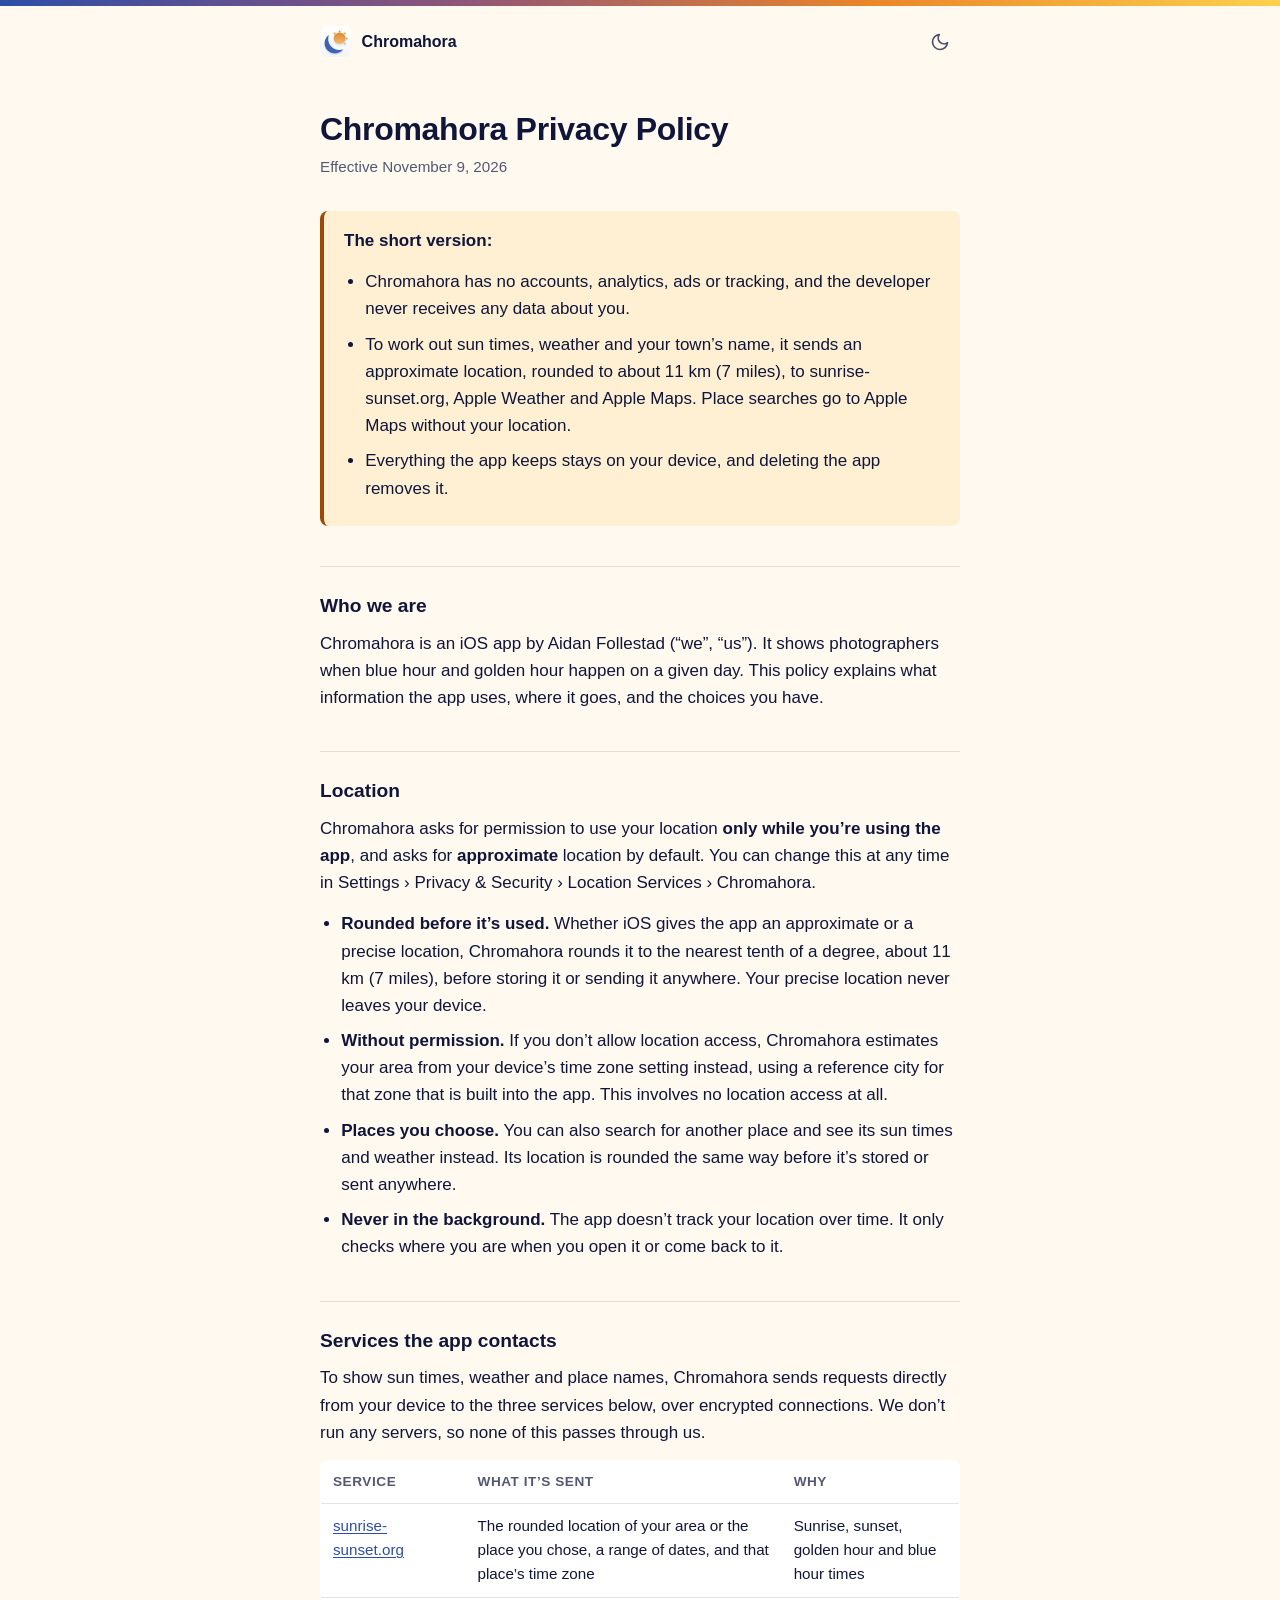
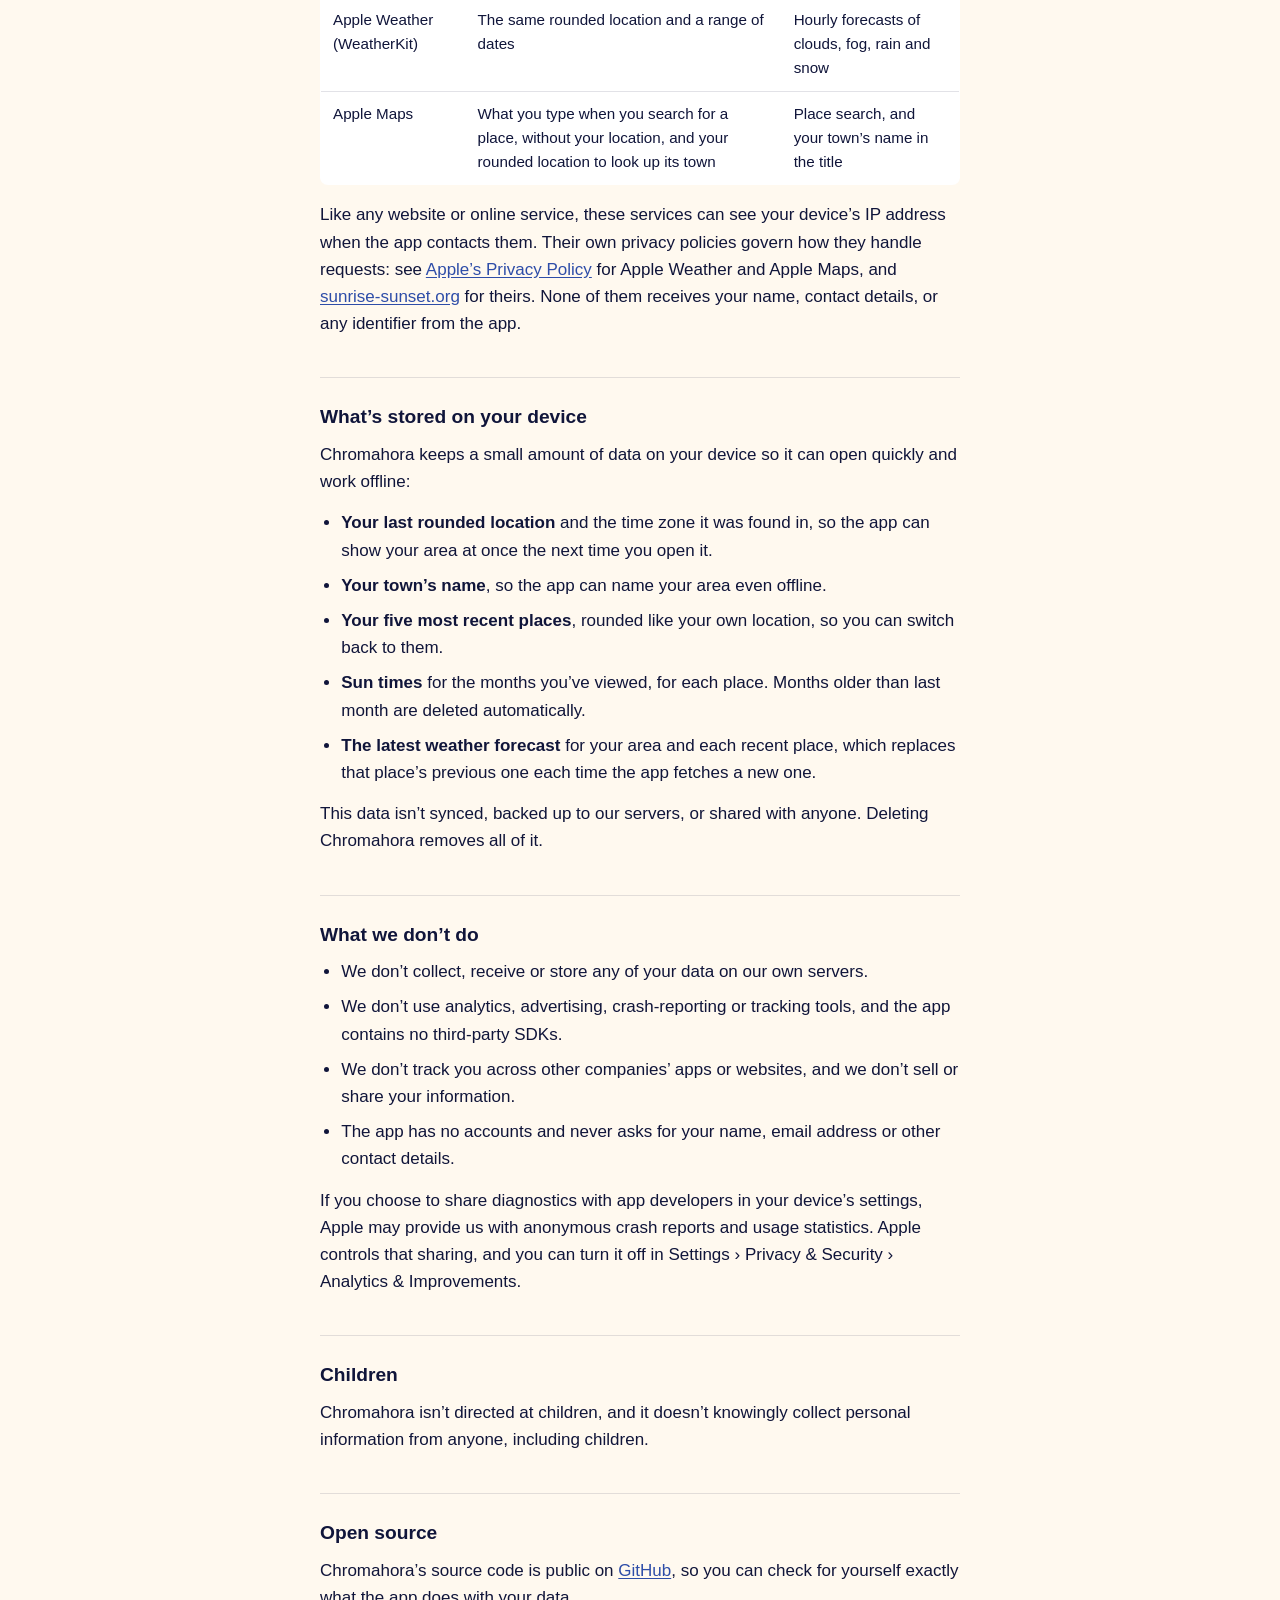
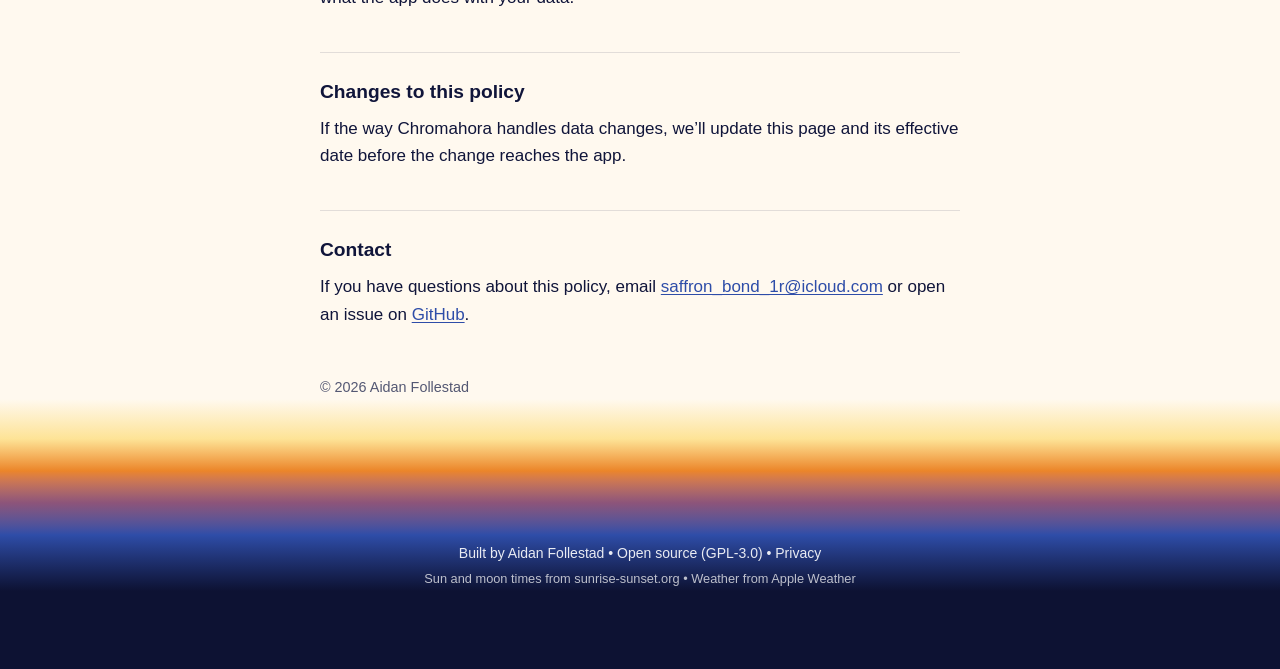
<file: privacy.html>
<!DOCTYPE html>
<html lang="en">

<head>
    <meta charset="utf-8">
    <meta name="viewport" content="width=device-width, initial-scale=1">
    <title>Chromahora Privacy Policy</title>
    <meta name="description" content="How Chromahora handles your location and data.">
    <link rel="canonical" href="https://chromahora.af.codes/privacy.html">

    <meta name="theme-color" content="#fff9ef" media="(prefers-color-scheme: light)">
    <meta name="theme-color" content="#0d1233" media="(prefers-color-scheme: dark)">

    <link rel="icon" href="favicon.png" type="image/png" sizes="96x96">
    <link rel="apple-touch-icon" href="apple-touch-icon.png">

    <link rel="stylesheet" href="styles/index-common.css">
    <link rel="stylesheet" href="styles/privacy.css">

    <link rel="stylesheet" href="styles/index-dark.css" id="theme-dark" media="(prefers-color-scheme: dark)">
    <link rel="stylesheet" href="styles/index-light.css" id="theme-light"
        media="(prefers-color-scheme: no-preference), (prefers-color-scheme: light)">

    <script src="scripts/dark-mode.js" type="text/javascript"></script>
</head>

<body>
    <div class="day-band" aria-hidden="true"></div>

    <header class="policy-bar">
        <a class="policy-home" href="./">
            <picture class="policy-icon">
                <source srcset="images/app-icon-dark.png" data-theme="dark" media="(prefers-color-scheme: dark)">
                <img src="images/app-icon-light.png" alt="" width="256" height="256" decoding="async">
            </picture>
            Chromahora
        </a>
        <button class="top-btn theme-toggle" id="theme-toggle" type="button" aria-label="Dark mode">
            <svg class="icon-sun" width="20" height="20" viewBox="0 0 24 24" fill="none" stroke="currentColor" stroke-width="2" stroke-linecap="round" stroke-linejoin="round" aria-hidden="true">
                <circle cx="12" cy="12" r="5"/><line x1="12" y1="1" x2="12" y2="3"/><line x1="12" y1="21" x2="12" y2="23"/><line x1="4.22" y1="4.22" x2="5.64" y2="5.64"/><line x1="18.36" y1="18.36" x2="19.78" y2="19.78"/><line x1="1" y1="12" x2="3" y2="12"/><line x1="21" y1="12" x2="23" y2="12"/><line x1="4.22" y1="19.78" x2="5.64" y2="18.36"/><line x1="18.36" y1="5.64" x2="19.78" y2="4.22"/>
            </svg>
            <svg class="icon-moon" width="20" height="20" viewBox="0 0 24 24" fill="none" stroke="currentColor" stroke-width="2" stroke-linecap="round" stroke-linejoin="round" aria-hidden="true">
                <path d="M21 12.79A9 9 0 1 1 11.21 3 7 7 0 0 0 21 12.79z"/>
            </svg>
        </button>
    </header>

    <!-- The policy's text is the one the app shipped with, moved here from
         af.codes. Change it only with the app's data handling, and update the
         effective date with it. -->
    <main class="policy">
        <header>
            <h1>Chromahora Privacy Policy</h1>
            <p class="meta">Effective November 9, 2026</p>
        </header>

        <div class="summary">
            <p><strong>The short version:</strong></p>
            <ul>
                <li>Chromahora has no accounts, analytics, ads or tracking, and the developer never receives any data about you.</li>
                <li>To work out sun times, weather and your town’s name, it sends an approximate location, rounded to about 11 km (7 miles), to sunrise-sunset.org, Apple Weather and Apple Maps. Place searches go to Apple Maps without your location.</li>
                <li>Everything the app keeps stays on your device, and deleting the app removes it.</li>
            </ul>
        </div>

        <h2>Who we are</h2>
        <p>Chromahora is an iOS app by Aidan Follestad (“we”, “us”). It shows photographers when blue hour and golden hour happen on a given day. This policy explains what information the app uses, where it goes, and the choices you have.</p>

        <h2>Location</h2>
        <p>Chromahora asks for permission to use your location <strong>only while you’re using the app</strong>, and asks for <strong>approximate</strong> location by default. You can change this at any time in Settings › Privacy &amp; Security › Location Services › Chromahora.</p>
        <ul>
            <li><strong>Rounded before it’s used.</strong> Whether iOS gives the app an approximate or a precise location, Chromahora rounds it to the nearest tenth of a degree, about 11 km (7 miles), before storing it or sending it anywhere. Your precise location never leaves your device.</li>
            <li><strong>Without permission.</strong> If you don’t allow location access, Chromahora estimates your area from your device’s time zone setting instead, using a reference city for that zone that is built into the app. This involves no location access at all.</li>
            <li><strong>Places you choose.</strong> You can also search for another place and see its sun times and weather instead. Its location is rounded the same way before it’s stored or sent anywhere.</li>
            <li><strong>Never in the background.</strong> The app doesn’t track your location over time. It only checks where you are when you open it or come back to it.</li>
        </ul>

        <h2>Services the app contacts</h2>
        <p>To show sun times, weather and place names, Chromahora sends requests directly from your device to the three services below, over encrypted connections. We don’t run any servers, so none of this passes through us.</p>
        <table>
            <thead>
                <tr><th>Service</th><th>What it’s sent</th><th>Why</th></tr>
            </thead>
            <tbody>
                <tr>
                    <td data-label="Service"><a href="https://sunrise-sunset.org">sunrise-sunset.org</a></td>
                    <td data-label="What it’s sent">The rounded location of your area or the place you chose, a range of dates, and that place’s time zone</td>
                    <td data-label="Why">Sunrise, sunset, golden hour and blue hour times</td>
                </tr>
                <tr>
                    <td data-label="Service">Apple Weather (WeatherKit)</td>
                    <td data-label="What it’s sent">The same rounded location and a range of dates</td>
                    <td data-label="Why">Hourly forecasts of clouds, fog, rain and snow</td>
                </tr>
                <tr>
                    <td data-label="Service">Apple Maps</td>
                    <td data-label="What it’s sent">What you type when you search for a place, without your location, and your rounded location to look up its town</td>
                    <td data-label="Why">Place search, and your town’s name in the title</td>
                </tr>
            </tbody>
        </table>
        <p>Like any website or online service, these services can see your device’s IP address when the app contacts them. Their own privacy policies govern how they handle requests: see <a href="https://www.apple.com/legal/privacy/">Apple’s Privacy Policy</a> for Apple Weather and Apple Maps, and <a href="https://sunrise-sunset.org">sunrise-sunset.org</a> for theirs. None of them receives your name, contact details, or any identifier from the app.</p>

        <h2>What’s stored on your device</h2>
        <p>Chromahora keeps a small amount of data on your device so it can open quickly and work offline:</p>
        <ul>
            <li><strong>Your last rounded location</strong> and the time zone it was found in, so the app can show your area at once the next time you open it.</li>
            <li><strong>Your town’s name</strong>, so the app can name your area even offline.</li>
            <li><strong>Your five most recent places</strong>, rounded like your own location, so you can switch back to them.</li>
            <li><strong>Sun times</strong> for the months you’ve viewed, for each place. Months older than last month are deleted automatically.</li>
            <li><strong>The latest weather forecast</strong> for your area and each recent place, which replaces that place’s previous one each time the app fetches a new one.</li>
        </ul>
        <p>This data isn’t synced, backed up to our servers, or shared with anyone. Deleting Chromahora removes all of it.</p>

        <h2>What we don’t do</h2>
        <ul>
            <li>We don’t collect, receive or store any of your data on our own servers.</li>
            <li>We don’t use analytics, advertising, crash-reporting or tracking tools, and the app contains no third-party SDKs.</li>
            <li>We don’t track you across other companies’ apps or websites, and we don’t sell or share your information.</li>
            <li>The app has no accounts and never asks for your name, email address or other contact details.</li>
        </ul>
        <p>If you choose to share diagnostics with app developers in your device’s settings, Apple may provide us with anonymous crash reports and usage statistics. Apple controls that sharing, and you can turn it off in Settings › Privacy &amp; Security › Analytics &amp; Improvements.</p>

        <h2>Children</h2>
        <p>Chromahora isn’t directed at children, and it doesn’t knowingly collect personal information from anyone, including children.</p>

        <h2>Open source</h2>
        <p>Chromahora’s source code is public on <a href="https://github.com/afollestad/Chromahora">GitHub</a>, so you can check for yourself exactly what the app does with your data.</p>

        <h2>Changes to this policy</h2>
        <p>If the way Chromahora handles data changes, we’ll update this page and its effective date before the change reaches the app.</p>

        <h2>Contact</h2>
        <p>If you have questions about this policy, email <a href="mailto:saffron_bond_1r@icloud.com">saffron_bond_1r@icloud.com</a> or open an issue on <a href="https://github.com/afollestad/Chromahora/issues">GitHub</a>.</p>

        <footer>© 2026 Aidan Follestad</footer>
    </main>

    <footer class="site-footer">
        <p>
            Built by <a href="https://af.codes" target="_blank">Aidan Follestad</a> &#8226;
            <a href="https://github.com/afollestad/Chromahora">Open source</a>
            (<a href="https://www.gnu.org/licenses/gpl-3.0.html">GPL-3.0</a>) &#8226;
            <a href="privacy.html" aria-current="page">Privacy</a>
        </p>
        <p class="footer-sources">
            Sun and moon times from <a href="https://sunrise-sunset.org">sunrise-sunset.org</a> &#8226;
            Weather from <a href="https://weatherkit.apple.com/legal-attribution.html">Apple Weather</a>
        </p>
    </footer>

    <!-- Do NOT rename this to a generic "back to top" name (jump-to-top, back-to-top,
         scroll-to-top): ad-block cosmetic filters hide those id/class names, which
         makes the button vanish in browsers with a content blocker. -->
    <button class="overview-return" id="overview-return" type="button" aria-label="Scroll to top">
        <svg width="20" height="20" viewBox="0 0 24 24" fill="none" stroke="currentColor" stroke-width="2" stroke-linecap="round" stroke-linejoin="round" aria-hidden="true">
            <line x1="12" y1="19" x2="12" y2="5"/>
            <polyline points="5 12 12 5 19 12"/>
        </svg>
    </button>

    <script src="scripts/overview-return.js" type="text/javascript"></script>
</body>

</html>
</file>
<file: styles/index-common.css>
/* Theme-independent layout for chromahora.af.codes.
   Color tokens and the skies painted with them live in index-light.css /
   index-dark.css. */

:root {
    --font: -apple-system, BlinkMacSystemFont, "SF Pro Text", "Segoe UI", Roboto, "Helvetica Neue", Arial, sans-serif;

    /* The app's DayPhase colors, plus SkyGradient.duskBridge, the mauve the app
       blends blue and golden hours through instead of a muddy olive. Every sky
       on the page is painted from these. */
    --night: #0d1233;
    --blue-hour: #2e4da8;
    --dusk: #8c547a;
    --golden-hour: #eb8529;
    --daylight: #fcd14d;

    /* Scroll-to-top button geometry. The footer derives its bottom padding from
       these, so the button and the footer text can never collide. */
    --fab-size: 2.5rem;
    --fab-inset: 1.5rem;
}

*,
*::before,
*::after {
    box-sizing: border-box;
}

html {
    -webkit-text-size-adjust: 100%;
    text-size-adjust: 100%;
}

/* break-word only splits a word too long for a line of its own, as on a phone
   with enlarged text, and leaves every layout's widths alone. */
body {
    margin: 0;
    font-family: var(--font);
    line-height: 1.5;
    background: var(--bg);
    color: var(--fg);
    overflow-wrap: break-word;
    -webkit-font-smoothing: antialiased;
}

h1,
h2,
p {
    margin: 0;
}

img {
    display: block;
    max-width: 100%;
    height: auto;
}

/* Every themed image is a <picture> so it can carry a dark variant. Left
   inline it would put the block-level image in an inline box, adding a
   line-height gap under it. */
picture {
    display: block;
}

a {
    color: inherit;
}

a:focus-visible,
button:focus-visible {
    outline: 2px solid var(--accent);
    outline-offset: 2px;
}

.container {
    max-width: 68rem;
    margin: 0 auto;
    padding: 0 1.25rem;
}

/* Hero ------------------------------------------------------------------- */

.section-hero {
    /* .hero-sky, .top-brand and .top-actions are absolute; without this they
       would anchor to the initial containing block instead of the hero. The
       glow is wider than narrow viewports, so it's clipped here rather than
       scrolling the page sideways. */
    position: relative;
    overflow: hidden;
    overflow: clip;
    padding: 6rem 0 5rem;
    text-align: center;
}

/* The theme sheets paint the sky: a sunrise glow on the light page, a dusk
   glow under stars on the dark one. It fades out before the hero's bottom
   edge, where the clip would otherwise cut the glow off in a line. */
.hero-sky {
    position: absolute;
    inset: 0;
    pointer-events: none;
    -webkit-mask-image: linear-gradient(to bottom, #000 70%, transparent 100%);
    mask-image: linear-gradient(to bottom, #000 70%, transparent 100%);
}

.hero-sky::before {
    content: "";
    position: absolute;
    inset: 0;
}

.hero-copy,
.hero-devices,
.top-brand,
.top-actions {
    position: relative;
    z-index: 1;
}

/* Top brand and actions -------------------------------------------------- */

.top-brand,
.top-actions {
    position: absolute;
    top: 1rem;
    height: 2.5rem;
    display: flex;
    align-items: center;
}

.top-brand {
    left: 1.5rem;
}

.top-actions {
    right: 1.5rem;
    gap: .5rem;
}

.top-brand .brand-logo {
    display: inline-flex;
    /* The padding keeps the monogram's far corners inside the circle. */
    padding: .25rem;
    background: var(--logo-circle);
    box-shadow: 0 2px 6px var(--icon-shadow);
    border-radius: 50%;
}

.top-brand .brand-logo img {
    width: 2rem;
}

.top-btn {
    display: inline-flex;
    align-items: center;
    justify-content: center;
    width: 2.5rem;
    height: 2.5rem;
    padding: 0;
    border: none;
    border-radius: 50%;
    background: none;
    color: inherit;
    cursor: pointer;
    opacity: .75;
    transition: opacity .2s ease, color .2s ease;
}

@media (hover: hover) and (pointer: fine) {
    .top-btn:hover {
        opacity: 1;
        color: var(--accent);
    }
}

.top-btn:focus-visible {
    opacity: 1;
}

.theme-toggle .icon-sun,
.theme-toggle .icon-moon {
    display: none;
}

/* App icon and title ----------------------------------------------------- */

/* Rendered from AppIcon.icon with Icon Composer's ictool, so the plate, glass
   and corner mask are already in the image; drop-shadow follows its alpha. */
.app-icon {
    width: 7rem;
    margin: 0 auto;
}

.app-icon img {
    width: 100%;
    filter: drop-shadow(0 .6rem 1.2rem var(--icon-shadow));
}

/* Its floor gives way to 13.75vw only on a phone with enlarged text, where the
   name would otherwise be wider than the page. */
.hero-copy h1 {
    display: inline-block;
    margin-top: 1.5rem;
    font-size: clamp(min(2.75rem, 13.75vw), 7vw, 4.25rem);
    font-weight: 700;
    letter-spacing: -.035em;
    line-height: 1.1;
    color: var(--fg);
}

/* The name is painted with the day's light, blue hour through golden hour,
   wherever text can be a gradient's clip; elsewhere it stays plain --fg. */
@supports ((-webkit-background-clip: text) or (background-clip: text)) {
    .hero-copy h1 {
        background: var(--title-gradient);
        -webkit-background-clip: text;
        background-clip: text;
        -webkit-text-fill-color: transparent;
    }
}

/* Widened from 35rem so the tagline sets in two lines on desktop rather than
   three, with room to spare for other systems' fonts. */
.tagline {
    max-width: 47rem;
    margin: 1rem auto 0;
    font-size: clamp(1.05rem, 1.6vw, 1.2rem);
    line-height: 1.55;
    color: var(--secondary);
    text-wrap: balance;
}

/* Buttons ---------------------------------------------------------------- */

.cta-row {
    display: flex;
    flex-wrap: wrap;
    justify-content: center;
    gap: .75rem;
    margin-top: 2rem;
}

/* A minimum height and wrapping labels, so a button too wide for a phone with
   enlarged text grows taller instead; a flex row wraps whole buttons first. */
.btn-primary,
.btn-ghost {
    display: inline-flex;
    align-items: center;
    justify-content: center;
    gap: .5rem;
    min-height: 3rem;
    max-width: 100%;
    padding: .4rem 1.2rem;
    border-radius: .55rem;
    font-size: .95rem;
    font-weight: 600;
    text-decoration: none;
    transition: transform .3s cubic-bezier(0.34, 1.56, 0.64, 1);
}

.btn-primary svg,
.btn-ghost svg {
    flex-shrink: 0;
}

/* Filled with AccentColor, like the sibling sites' download buttons. */
.btn-primary {
    background: var(--accent);
    color: var(--on-accent);
    box-shadow: 0 .5rem 1.25rem -.5rem var(--accent);
}

.btn-ghost {
    border: 1px solid var(--hairline-strong);
    background: var(--ghost-bg);
    -webkit-backdrop-filter: blur(12px);
    backdrop-filter: blur(12px);
    color: var(--fg);
}

/* Two-line labels, shorter together than the button, so both buttons stay
   the same height. */
.btn-stack {
    display: inline-flex;
    flex-direction: column;
    align-items: flex-start;
    line-height: 1.15;
    text-align: left;
}

/* Full --on-accent on the App Store button: a muted color on the accent
   drops below 4.5:1. */
.btn-subtext {
    font-size: .7rem;
    font-weight: 500;
}

.btn-ghost .btn-subtext {
    color: var(--secondary);
}

@media (hover: hover) and (pointer: fine) {
    .btn-primary:hover,
    .btn-ghost:hover {
        transform: scale(1.03);
    }
}

/* Devices ---------------------------------------------------------------- */

/* The captures are full-screen and square-cornered. Each frame sizes from its
   screen width, --w, so the bezel and both radii scale with it at every
   width. */
.device {
    position: relative;
    margin: 0 auto;
    padding: var(--bezel);
    width: calc(var(--w) + 2 * var(--bezel));
    border-radius: calc(var(--radius) + var(--bezel));
    background: #050506;
    box-shadow:
        inset 0 0 0 1px rgba(255, 255, 255, .1),
        0 0 0 1px var(--device-rim),
        0 2px 4px rgba(0, 0, 0, .08),
        0 1.5rem 3rem -1rem var(--device-shadow),
        0 3rem 6rem -2rem var(--device-shadow);
}

.device img {
    width: 100%;
    border-radius: var(--radius);
}

/* iPhone 18 Pro: a 402pt-wide screen with 62pt display corners. */
.phone {
    --w: min(290px, 62vw);
    --bezel: calc(var(--w) * .036);
    --radius: calc(var(--w) * .154);
}

.phone img {
    aspect-ratio: 603 / 1311;
}

/* The Dynamic Island draws outside the app, so the captures leave room for it
   without showing it: 126 by 37pt, 11pt below the screen's top edge. */
.phone::after {
    content: "";
    position: absolute;
    top: calc(var(--bezel) + var(--w) * .027);
    left: 50%;
    width: calc(var(--w) * .313);
    height: calc(var(--w) * .093);
    border-radius: 999px;
    background: #000;
    transform: translateX(-50%);
}

/* iPad Pro 13-inch: a 1032pt-wide screen with 18pt display corners. */
.tablet {
    --w: min(400px, 80vw);
    --bezel: calc(var(--w) * .03);
    --radius: calc(var(--w) * .0175);
}

.tablet img {
    aspect-ratio: 1032 / 1376;
}

/* Apple Watch Series 12 (46mm). Its display is black around the content, so
   a black bezel lets the screen's edge vanish the way it does on the watch,
   inside a ring of case and a Digital Crown on the right. */
.watch {
    --w: min(160px, 30vw);
    --bezel: calc(var(--w) * .07);
    --radius: calc(var(--w) * .2);
    --case: calc(var(--w) * .03);
    background: #000;
    box-shadow:
        inset 0 0 0 1px rgba(255, 255, 255, .08),
        0 0 0 var(--case) var(--watch-case),
        0 0 0 calc(var(--case) + 1px) var(--device-rim),
        0 1rem 2rem -.75rem var(--device-shadow),
        0 2rem 4rem -1.5rem var(--device-shadow);
}

.watch img {
    aspect-ratio: 416 / 496;
}

.watch::after {
    content: "";
    position: absolute;
    top: 22%;
    right: calc(-1 * var(--case) - var(--w) * .045);
    width: calc(var(--w) * .06);
    height: calc(var(--w) * .2);
    border-radius: calc(var(--w) * .02);
    background: var(--watch-crown);
    box-shadow: 0 0 0 1px var(--device-rim);
}

/* The phone stays on the copy's center line, since the watch is often below
   the fold on first load, and centering the pair would leave the phone off
   center alone. The watch's box is 1.14 screens wide, so .57 centers it on the
   phone's right edge. It hangs below the phone, clear of the timeline's
   labels, and 22vw keeps its crown at least 15px from the viewport's edge on
   phones. */
.hero-devices {
    --watch-w: min(150px, 22vw);
    width: fit-content;
    margin: 4rem auto 0;
}

.hero-devices .phone {
    --w: min(300px, 58vw);
}

.hero-devices .watch {
    --w: var(--watch-w);
    position: absolute;
    left: calc(100% - var(--watch-w) * .57);
    bottom: -4%;
}

/* Features --------------------------------------------------------------- */

.section-feature {
    padding: 5rem 0;
}

.feature-split {
    max-width: 60rem;
    display: grid;
    grid-template-columns: 1fr 1fr;
    align-items: center;
    gap: 4rem;
}

.feature-split-reverse .feature-text {
    order: 2;
}

.feature-text {
    max-width: 28rem;
    justify-self: center;
}

.section-centered {
    text-align: center;
}

/* Sets feature copy in two or three lines on desktop, at the width the
   sibling sites share. */
.section-centered .feature-copy {
    max-width: 42rem;
    margin-left: auto;
    margin-right: auto;
}

.section-feature h2 {
    margin-top: 1rem;
    font-size: clamp(1.9rem, 3.5vw, 2.6rem);
    font-weight: 700;
    letter-spacing: -.03em;
    line-height: 1.1;
}

.feature-copy {
    margin-top: 1rem;
    font-size: 1.1rem;
    line-height: 1.6;
    color: var(--secondary);
    text-wrap: pretty;
}

/* Section labels are tinted capsules like the app's own timeline labels, each
   filled with a phase's color. */
.chip {
    display: inline-flex;
    padding: .3rem .85rem;
    border-radius: 999px;
    background: var(--chip-bg);
    color: var(--chip-fg);
    font-size: .875rem;
    font-weight: 600;
    box-shadow:
        inset 0 0 0 1px rgba(255, 255, 255, .2),
        inset 0 1px 0 rgba(255, 255, 255, .3),
        0 1px 2px rgba(0, 0, 0, .1),
        0 .35rem .9rem -.35rem var(--chip-bg);
}

.chip-blue {
    --chip-bg: var(--blue-hour);
    --chip-fg: #fff;
}

.chip-golden {
    --chip-bg: var(--golden-hour);
    --chip-fg: #1a1205;
}

.chip-daylight {
    --chip-bg: var(--daylight);
    --chip-fg: #1a1205;
}

.chip-mauve {
    --chip-bg: var(--dusk);
    --chip-fg: #fff;
}

.chip-night {
    --chip-bg: var(--night);
    --chip-fg: #fff;
}

/* Widgets ---------------------------------------------------------------- */

/* A medium widget's image is two small ones plus 36px at the captures' 2x, so
   the gap is that share of a column at every width, and rows stay level. Four
   columns, three gaps and the wallpaper's padding come to 4.93 columns. The
   wallpaper keeps every widget's sky clear of the page behind it, night's
   included. */
.section-centered .container {
    container-type: inline-size;
}

.widget-grid {
    --columns: 4;
    --span: 4.93;
    /* 100vw counts a desktop scrollbar, so the fallback leaves room for one. */
    --col: min(166px, calc((100vw - 3.75rem) / var(--span)));
    --widget-gap: calc(var(--col) * 36 / 332);
    display: grid;
    grid-template-columns: repeat(var(--columns), var(--col));
    grid-auto-flow: dense;
    gap: var(--widget-gap);
    width: fit-content;
    margin: 3rem auto 0;
    padding: calc(var(--col) * .3);
    border-radius: calc(var(--col) * .3);
    background: var(--wallpaper);
    box-shadow: var(--wallpaper-shadow);
}

@supports (width: 1cqi) {
    .widget-grid {
        --col: min(166px, calc(100cqi / var(--span)));
    }
}

.widget {
    width: 100%;
    filter: drop-shadow(0 .4rem .8rem rgba(0, 0, 0, .18));
}

.widget-medium {
    grid-column: span 2;
}

/* Watch ------------------------------------------------------------------ */

.watch-row {
    display: flex;
    justify-content: center;
    gap: clamp(1rem, 5vw, 3.5rem);
    margin-top: 3.5rem;
}

.watch-row .watch {
    --w: min(170px, 21vw);
    margin: 0;
}

/* Footer ----------------------------------------------------------------- */

.site-footer {
    /* The scroll-to-top button is fixed over the bottom-right corner, and at
       narrow widths this text is wide enough to run under it once the page is
       scrolled to the end. Reserve the button's band plus a gap. */
    padding: 9rem 1.25rem calc(var(--fab-inset) + var(--fab-size) + 1rem);
    text-align: center;
    font-size: .875rem;
    color: var(--footer-fg);
}

.footer-sources {
    margin-top: .35rem;
    font-size: .8rem;
    opacity: .8;
}

.site-footer a {
    text-decoration: none;
}

@media (hover: hover) and (pointer: fine) {
    .site-footer a:hover {
        text-decoration: underline;
    }
}

/* Scroll-to-top ---------------------------------------------------------- */

/* Do NOT rename this to a generic "back to top" name (jump-to-top, back-to-top,
   scroll-to-top): ad-block cosmetic filters hide those id/class names, which
   makes the button vanish in browsers with a content blocker. Glass, like the
   app's floating chrome. */
.overview-return {
    position: fixed;
    right: var(--fab-inset);
    bottom: var(--fab-inset);
    z-index: 300;
    display: flex;
    align-items: center;
    justify-content: center;
    width: var(--fab-size);
    height: var(--fab-size);
    padding: 0;
    border: 1px solid var(--fab-border);
    border-radius: 50%;
    background: var(--fab-bg);
    -webkit-backdrop-filter: blur(12px) saturate(160%);
    backdrop-filter: blur(12px) saturate(160%);
    color: var(--fab-fg);
    box-shadow: 0 4px 16px var(--fab-shadow);
    cursor: pointer;
    opacity: 0;
    visibility: hidden;
    transform: translateY(.5rem);
    transition: opacity .25s ease, transform .3s cubic-bezier(0.34, 1.56, 0.64, 1), visibility .25s ease;
}

.overview-return.visible {
    opacity: 1;
    visibility: visible;
    transform: translateY(0);
}

@media (hover: hover) and (pointer: fine) {
    .overview-return.visible:hover {
        transform: translateY(0) scale(1.05);
    }
}

/* Responsive ------------------------------------------------------------- */

@media (max-width: 820px) {
    .section-feature {
        padding: 4rem 0;
    }

    .feature-split {
        grid-template-columns: 1fr;
        gap: 2.5rem;
        text-align: center;
    }

    .feature-split-reverse .feature-text {
        order: 0;
    }

    .feature-text {
        max-width: 34rem;
    }
}

/* Two columns, where four would shrink a widget's text past reading. A medium
   widget takes a row, and dense flow pulls the small ones up in pairs. */
@media (max-width: 760px) {
    .widget-grid {
        --columns: 2;
        --span: 2.71;
    }
}

@media (max-width: 600px) {
    .section-hero {
        padding: 5rem 0 3.5rem;
    }

    .app-icon {
        width: 5.5rem;
    }

    .hero-devices {
        margin-top: 3rem;
    }
}

@media (prefers-reduced-motion: reduce) {
    *,
    *::before,
    *::after {
        transition-duration: .01ms !important;
        animation-duration: .01ms !important;
    }

    .btn-primary:hover,
    .btn-ghost:hover,
    .overview-return.visible:hover {
        transform: none;
    }
}
</file>
<file: styles/privacy.css>
/* Layout for privacy.html, the policy the App Store listing links to. Its
   colors are the theme sheets' tokens, so it follows the same toggle as the
   home page. */

/* The day's light, blue hour through daylight, along the top of the page. */
.day-band {
    height: 6px;
    background: linear-gradient(90deg, var(--blue-hour), var(--dusk) 35%, var(--golden-hour) 68%, var(--daylight));
}

/* As wide as the text below it, so the way home and the toggle line up with
   the policy rather than the window's corners. It wraps, with the toggle
   still on the right, when enlarged text makes the name too wide to share a
   phone's line. */
.policy-bar {
    display: flex;
    flex-wrap: wrap;
    align-items: center;
    justify-content: space-between;
    max-width: 42.5rem;
    margin: 0 auto;
    padding: 1rem 1.25rem 0;
}

.policy-bar .theme-toggle {
    margin-left: auto;
}

.policy-home {
    display: inline-flex;
    align-items: center;
    gap: .6rem;
    border-radius: .5rem;
    font-weight: 600;
    text-decoration: none;
}

@media (hover: hover) and (pointer: fine) {
    .policy-home:hover {
        color: var(--accent);
    }
}

.policy-icon {
    width: 2rem;
}

.policy-icon img {
    width: 100%;
}

.policy {
    max-width: 42.5rem;
    margin: 0 auto;
    padding: 3rem 1.25rem 0;
    font-size: 1.0625rem;
    line-height: 1.6;
}

.policy header {
    margin-bottom: 2rem;
}

.policy h1 {
    margin: 0 0 .4rem;
    font-size: 2rem;
    line-height: 1.2;
    letter-spacing: -.01em;
}

.policy .meta {
    margin: 0;
    color: var(--secondary);
    font-size: .95rem;
}

.policy h2 {
    margin: 2.5rem 0 .5rem;
    padding-top: 1.5rem;
    border-top: 1px solid var(--hairline);
    font-size: 1.2rem;
}

.policy p,
.policy ul {
    margin: 0 0 .875rem;
}

.policy ul {
    padding-left: 1.25em;
}

.policy li {
    margin-bottom: .5rem;
}

.policy a {
    color: var(--link);
    text-underline-offset: 2px;
}

.policy strong {
    font-weight: 600;
}

.policy .summary {
    margin: 0 0 .5rem;
    padding: 1rem 1.25rem;
    border-left: 4px solid var(--accent);
    border-radius: .5rem;
    background: var(--callout);
}

.policy .summary p:last-child,
.policy .summary ul:last-child {
    margin-bottom: 0;
}

.policy table {
    width: 100%;
    margin: .5rem 0 1rem;
    border: 1px solid var(--hairline);
    border-collapse: collapse;
    border-radius: .5rem;
    overflow: hidden;
    background: var(--surface);
    font-size: .95rem;
}

.policy th,
.policy td {
    padding: .625rem .75rem;
    border-bottom: 1px solid var(--hairline);
    text-align: left;
    vertical-align: top;
}

.policy tr:last-child td {
    border-bottom: 0;
}

.policy th {
    color: var(--secondary);
    font-size: .85rem;
    font-weight: 600;
    letter-spacing: .04em;
    text-transform: uppercase;
}

.policy footer {
    margin-top: 3rem;
    color: var(--secondary);
    font-size: .9rem;
}

/* The table stacks into a card per service, each cell labeled from its
   data-label, since three columns of prose don't fit a phone. */
@media (max-width: 520px) {
    .policy {
        padding-top: 2rem;
        font-size: 1rem;
    }

    .policy h1 {
        font-size: 1.6rem;
    }

    .policy table,
    .policy thead,
    .policy tbody,
    .policy tr,
    .policy th,
    .policy td {
        display: block;
    }

    .policy thead {
        display: none;
    }

    .policy tr {
        padding: .375rem 0;
        border-bottom: 1px solid var(--hairline);
    }

    .policy tr:last-child {
        border-bottom: 0;
    }

    .policy td {
        padding: .25rem .75rem;
        border-bottom: 0;
    }

    .policy td::before {
        content: attr(data-label);
        display: block;
        color: var(--secondary);
        font-size: .8rem;
        font-weight: 600;
        letter-spacing: .04em;
        text-transform: uppercase;
    }
}
</file>
<file: styles/index-dark.css>
/* Dark theme: the page is the app's night, opening on a dusk glow under stars
   and closing on the first light before dawn.
   Don't forget to update the theme colors in scripts/dark-mode.js if --bg changes,
   and re-export images/og-image.png, which bakes it in as its canvas. */

:root {
    color-scheme: dark;

    --bg: #0d1233;
    --fg: #f3f1ec;
    --secondary: #a6abc8;
    /* AccentColor's dark variant. */
    --accent: #e07a1f;
    /* --bg, 6.1:1 on --accent; white falls to 3:1. */
    --on-accent: #0d1233;
    /* Links in running text, as on the privacy policy: blue hour lifted to 8:1 on --bg. */
    --link: #8fa8ff;
    --hairline: rgba(243, 241, 236, .12);
    --hairline-strong: rgba(243, 241, 236, .22);
    --surface: rgba(255, 255, 255, .04);
    /* Behind the logo, at least 3:1 with its main blues, #0057d5 and #0186fb.
       Matches af.codes. */
    --logo-circle: #05070d;
    --callout: #1c2350;
    --ghost-bg: rgba(255, 255, 255, .04);
    --icon-shadow: rgba(0, 0, 0, .45);
    --device-rim: #3f414f;
    --device-shadow: rgba(0, 0, 0, .55);
    --watch-case: #2c2d35;
    --watch-crown: linear-gradient(to right, #2c2d35, #4b4d58);
    /* Blue hour and the mauve are lifted, as the watch lifts blue hour for its
       face, since the app's own are too dark for text on night. */
    --title-gradient: linear-gradient(100deg, #7fa2ff 5%, #c98bb8 40%, #f09a45 72%, #fcd14d 98%);
    --wallpaper: linear-gradient(160deg, #3a59b8 0%, #6a5594 52%, #8c547a 100%);
    --wallpaper-shadow: inset 0 0 0 1px rgba(255, 255, 255, .08), 0 1.5rem 3rem -1rem rgba(0, 0, 0, .5);
    --footer-fg: #a6abc8;
    --fab-bg: rgba(13, 18, 51, .5);
    --fab-border: rgba(255, 255, 255, .3);
    --fab-fg: #ffffff;
    --fab-shadow: rgba(0, 0, 0, .35);
}

html {
    background: var(--bg);
}

.theme-toggle .icon-sun {
    display: block;
}

/* Dusk behind the devices: golden hour's last glow through the dusk bridge
   into blue hour. */
.hero-sky {
    background: radial-gradient(ellipse 760px 560px at 50% 72%,
        rgba(235, 133, 41, .5) 0%, rgba(140, 84, 122, .32) 35%, rgba(46, 77, 168, .22) 62%, rgba(46, 77, 168, 0) 100%);
}

/* Stars, fading out before they reach the glow. */
.hero-sky::before {
    background: url("../images/stars.svg") top center / 640px 400px repeat;
    -webkit-mask-image: linear-gradient(to bottom, #000 0%, rgba(0, 0, 0, .55) 30%, transparent 60%);
    mask-image: linear-gradient(to bottom, #000 0%, rgba(0, 0, 0, .55) 30%, transparent 60%);
}

/* First light: blue hour rising through the dusk bridge toward golden hour at
   the page's bottom edge. */
.site-footer {
    background: linear-gradient(to bottom,
        rgba(46, 77, 168, 0) 30%, rgba(46, 77, 168, .3) 70%, rgba(140, 84, 122, .32) 88%, rgba(235, 133, 41, .3) 100%);
    background: linear-gradient(to bottom in oklab,
        rgba(46, 77, 168, 0) 30%, rgba(46, 77, 168, .3) 70%, rgba(140, 84, 122, .32) 88%, rgba(235, 133, 41, .3) 100%);
}
</file>
<file: styles/index-light.css>
/* Light theme: the page is daylight, opening on a sunrise and closing on a
   sunset into night.
   Don't forget to update the theme colors in scripts/dark-mode.js if --bg changes. */

:root {
    color-scheme: light;

    --bg: #fff9ef;
    --fg: #10153a;
    --secondary: #545873;
    /* AccentColor's light variant. */
    --accent: #9e4a06;
    /* 6.1:1 on --accent. */
    --on-accent: #ffffff;
    /* Links in running text, as on the privacy policy: blue hour, 7.3:1 on --bg. */
    --link: #2e4da8;
    --hairline: rgba(16, 21, 58, .12);
    --hairline-strong: rgba(16, 21, 58, .2);
    --surface: #ffffff;
    /* Behind the logo, at least 3:1 with its main blues, #0057d5 and #0186fb.
       Matches af.codes. */
    --logo-circle: #ffffff;
    --callout: #fff0d4;
    --ghost-bg: rgba(255, 255, 255, .55);
    --icon-shadow: rgba(16, 21, 58, .2);
    --device-rim: #a3a3aa;
    --device-shadow: rgba(16, 21, 58, .3);
    --watch-case: #cfd0d6;
    --watch-crown: linear-gradient(to right, #b4b5bc, #e6e7eb);
    /* Golden hour's own orange is too light for text on --bg, so the name ends
       on a deeper one. */
    --title-gradient: linear-gradient(100deg, #2e4da8 5%, #8c547a 50%, #c25e12 95%);
    --wallpaper: linear-gradient(160deg, #3a59b8 0%, #6a5594 52%, #8c547a 100%);
    --wallpaper-shadow: 0 1.5rem 3rem -1rem rgba(16, 21, 58, .32);
    --footer-fg: rgba(255, 255, 255, .9);
    --fab-bg: rgba(255, 249, 239, .6);
    --fab-border: rgba(16, 21, 58, .15);
    --fab-fg: #10153a;
    --fab-shadow: rgba(16, 21, 58, .2);
}

/* The canvas is night, and only the body is daylight, so overscrolling past
   either end shows the night before sunrise and after sunset, the color the
   footer ends on, rather than a strip of daylight under it. */
html {
    background: #0d1233;
}

.theme-toggle .icon-moon {
    display: block;
}

/* Sunrise behind the devices: daylight through golden hour, fading out
   through the dusk bridge. */
.hero-sky {
    background: radial-gradient(ellipse 760px 560px at 50% 72%,
        rgba(252, 209, 77, .75) 0%, rgba(235, 133, 41, .35) 45%, rgba(140, 84, 122, .12) 75%, rgba(140, 84, 122, 0) 100%);
}

/* Sunset into night: daylight, golden hour, the dusk bridge and blue hour. The
   stops are measured from the footer's 9rem top padding, so its text always
   starts past blue hour. */
.site-footer {
    background: linear-gradient(to bottom,
        rgba(252, 209, 77, 0) 0, rgba(252, 209, 77, .55) 2.5rem, #eb8529 4.5rem, #8c547a 6.5rem, #2e4da8 8.5rem, #0d1233 12rem);
    background: linear-gradient(to bottom in oklab,
        rgba(252, 209, 77, 0) 0, rgba(252, 209, 77, .55) 2.5rem, #eb8529 4.5rem, #8c547a 6.5rem, #2e4da8 8.5rem, #0d1233 12rem);
}
</file>
